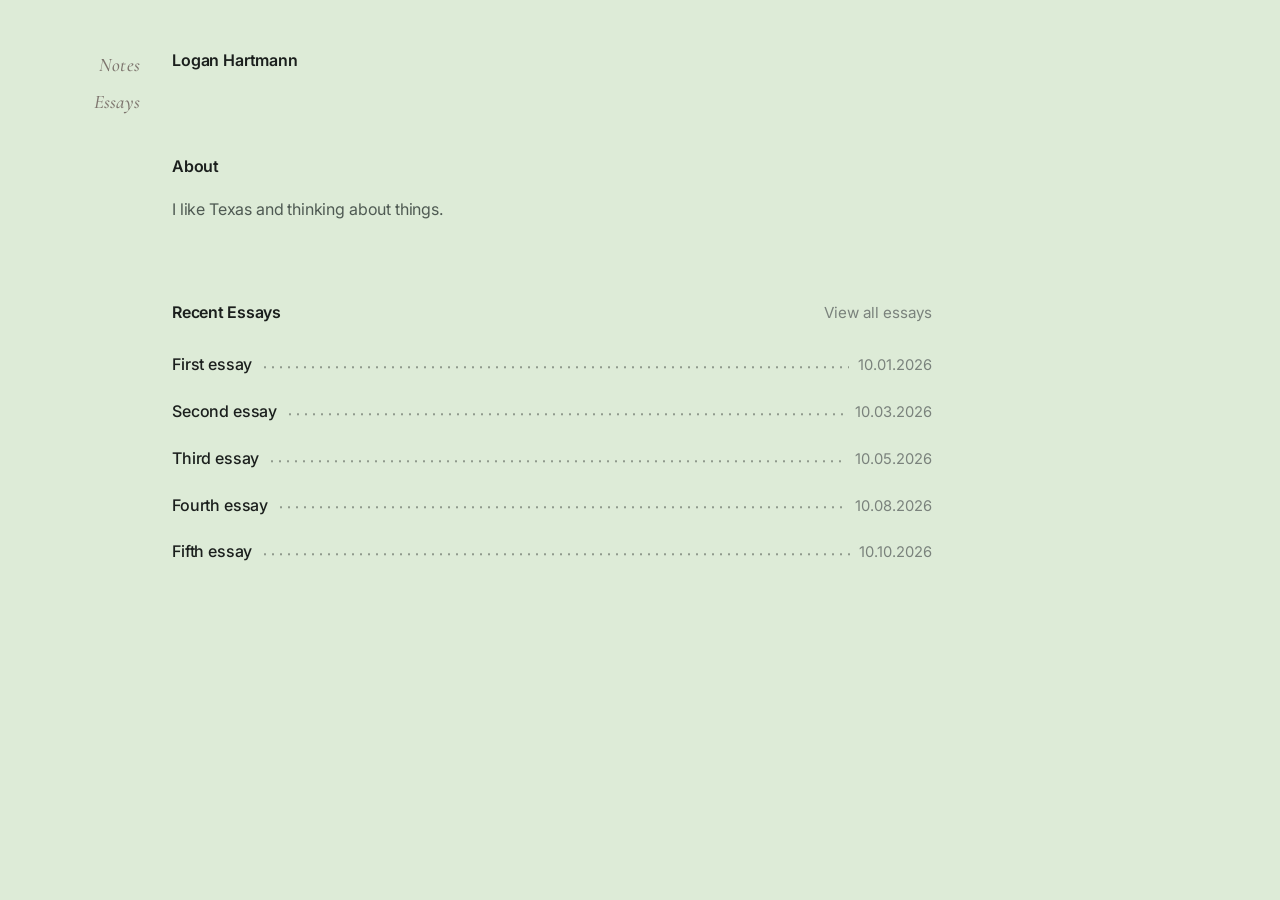
<file: index.html>
<!DOCTYPE html>
<html lang="en">
<head>
  <meta charset="UTF-8" />
  <meta name="viewport" content="width=device-width, initial-scale=1.0"/>
  <title>Logan Hartmann</title>

  <link rel="preconnect" href="https://fonts.googleapis.com">
  <link rel="preconnect" href="https://fonts.gstatic.com" crossorigin>
  <link
    href="https://fonts.googleapis.com/css2?family=Inter:wght@400;500;600&family=Cormorant+Garamond:ital,wght@0,500;1,500;1,600&display=swap"
    rel="stylesheet"
  >

  <link rel="stylesheet" href="styles.css">
</head>
<body>
  <div class="page-shell">
    <aside class="side-nav">
      <a class="side-link" href="notes.html" data-nav="notes">Notes</a>
      <a class="side-link" href="essays.html" data-nav="essays">Essays</a>
    </aside>

    <div class="page">
      <header class="site-header">
        <a class="site-name" href="/">Logan Hartmann</a>
      </header>

      <main>
        <section class="section intro">
          <div class="section-head">
            <h2>About</h2>
          </div>

          <p class="intro-line">I like Texas and thinking about things.</p>
        </section>

        <section class="section">
          <div class="section-head">
            <h2>Recent Essays</h2>
            <a href="essays.html">View all essays</a>
          </div>

          <div class="essay-list" id="recent-essays"></div>
        </section>
      </main>
    </div>
  </div>

  <script src="script.js"></script>
</body>
</html>
</file>
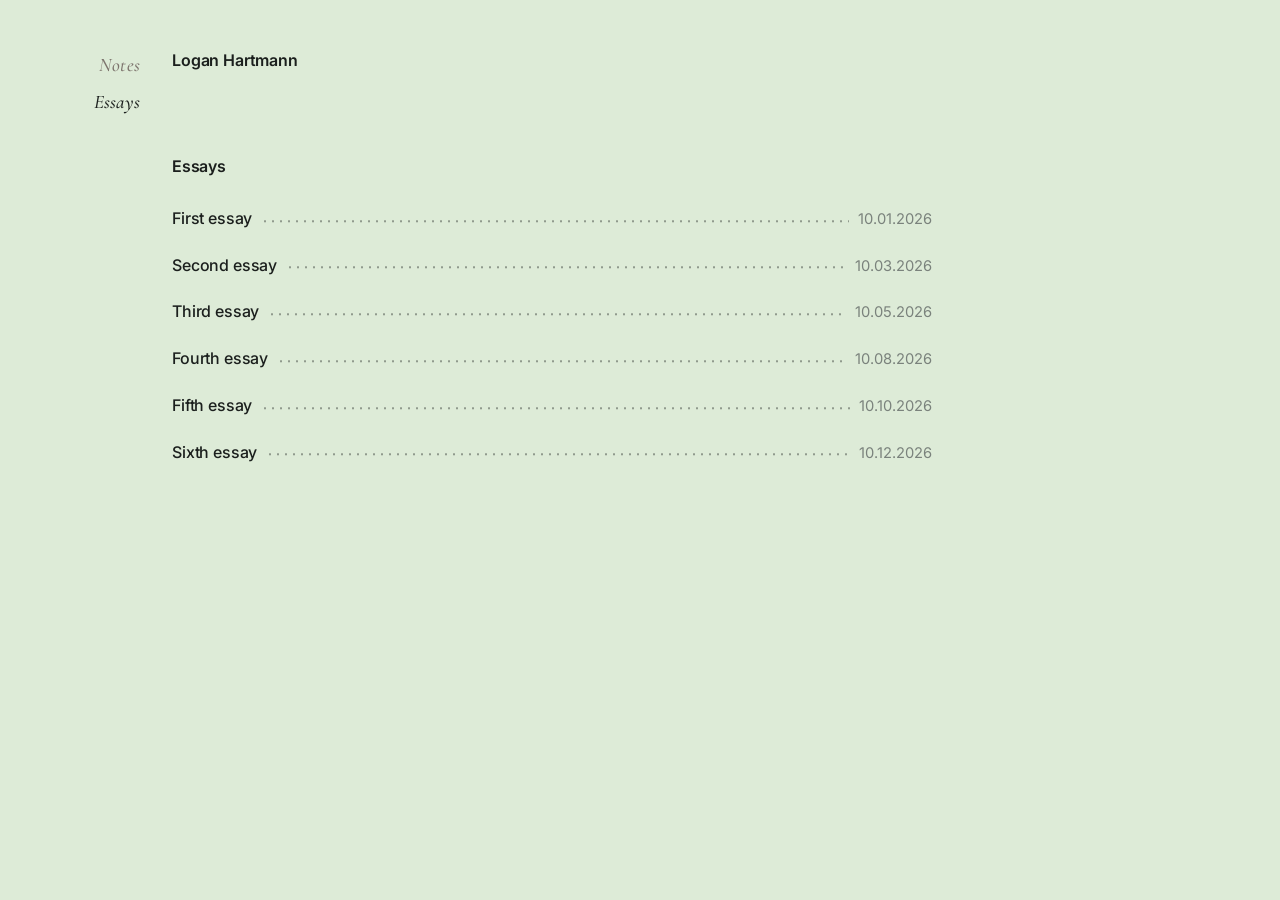
<file: essays.html>
<!DOCTYPE html>
<html lang="en">
<head>
  <meta charset="UTF-8" />
  <meta name="viewport" content="width=device-width, initial-scale=1.0"/>
  <title>Essays — Logan Hartmann</title>

  <link rel="preconnect" href="https://fonts.googleapis.com">
  <link rel="preconnect" href="https://fonts.gstatic.com" crossorigin>
  <link
    href="https://fonts.googleapis.com/css2?family=Inter:wght@400;500;600&family=Cormorant+Garamond:ital,wght@0,500;1,500;1,600&display=swap"
    rel="stylesheet"
  >

  <link rel="stylesheet" href="styles.css">
</head>
<body data-page="essays">
  <div class="page-shell">
    <aside class="side-nav">
      <a class="side-link" href="notes.html" data-nav="notes">Notes</a>
      <a class="side-link" href="essays.html" data-nav="essays">Essays</a>
    </aside>

    <div class="page">
      <header class="site-header">
        <a class="site-name" href="/">Logan Hartmann</a>
      </header>

      <main>
        <section class="section">
          <div class="section-head">
            <h2>Essays</h2>
          </div>

          <div class="essay-list" id="all-essays"></div>
        </section>
      </main>
    </div>
  </div>

  <script src="script.js"></script>
</body>
</html>
</file>
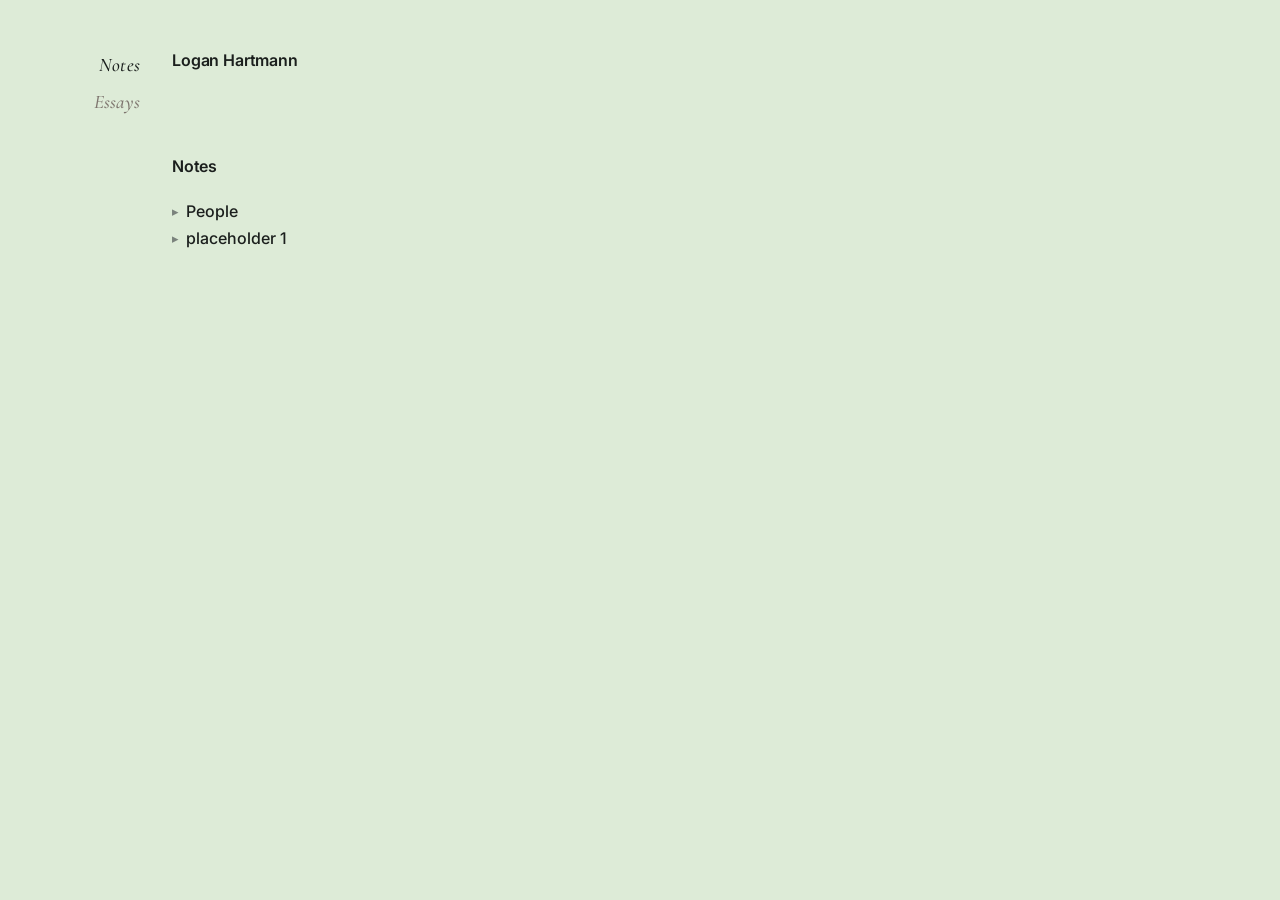
<file: notes.html>
<!DOCTYPE html>
<html lang="en">
<head>
  <meta charset="UTF-8" />
  <meta name="viewport" content="width=device-width, initial-scale=1.0"/>
  <title>Notes — Logan Hartmann</title>

  <link rel="preconnect" href="https://fonts.googleapis.com">
  <link rel="preconnect" href="https://fonts.gstatic.com" crossorigin>
  <link
    href="https://fonts.googleapis.com/css2?family=Inter:wght@400;500;600&family=Cormorant+Garamond:ital,wght@0,500;1,500;1,600&display=swap"
    rel="stylesheet"
  >

  <link rel="stylesheet" href="styles.css">
</head>
<body data-page="notes">
  <div class="page-shell">
    <aside class="side-nav">
      <a class="side-link" href="notes.html" data-nav="notes">Notes</a>
      <a class="side-link" href="essays.html" data-nav="essays">Essays</a>
    </aside>

    <div class="page">
      <header class="site-header">
        <a class="site-name" href="/">Logan Hartmann</a>
      </header>

      <main>
        <section class="section">
          <div class="section-head">
            <h2>Notes</h2>
          </div>

          <div class="notes-layout">
            <div class="notes-tree" id="notes-tree"></div>

            <aside class="note-preview" id="note-preview" aria-live="polite">
              <div class="note-preview-inner">
                <div class="note-preview-date" id="note-preview-date"></div>
                <div class="note-preview-title" id="note-preview-title"></div>
                <div class="note-preview-body" id="note-preview-body"></div>
              </div>
            </aside>
          </div>
        </section>
      </main>
    </div>
  </div>

  <script src="script.js"></script>
  <script src="notes.js"></script>
</body>
</html>
</file>
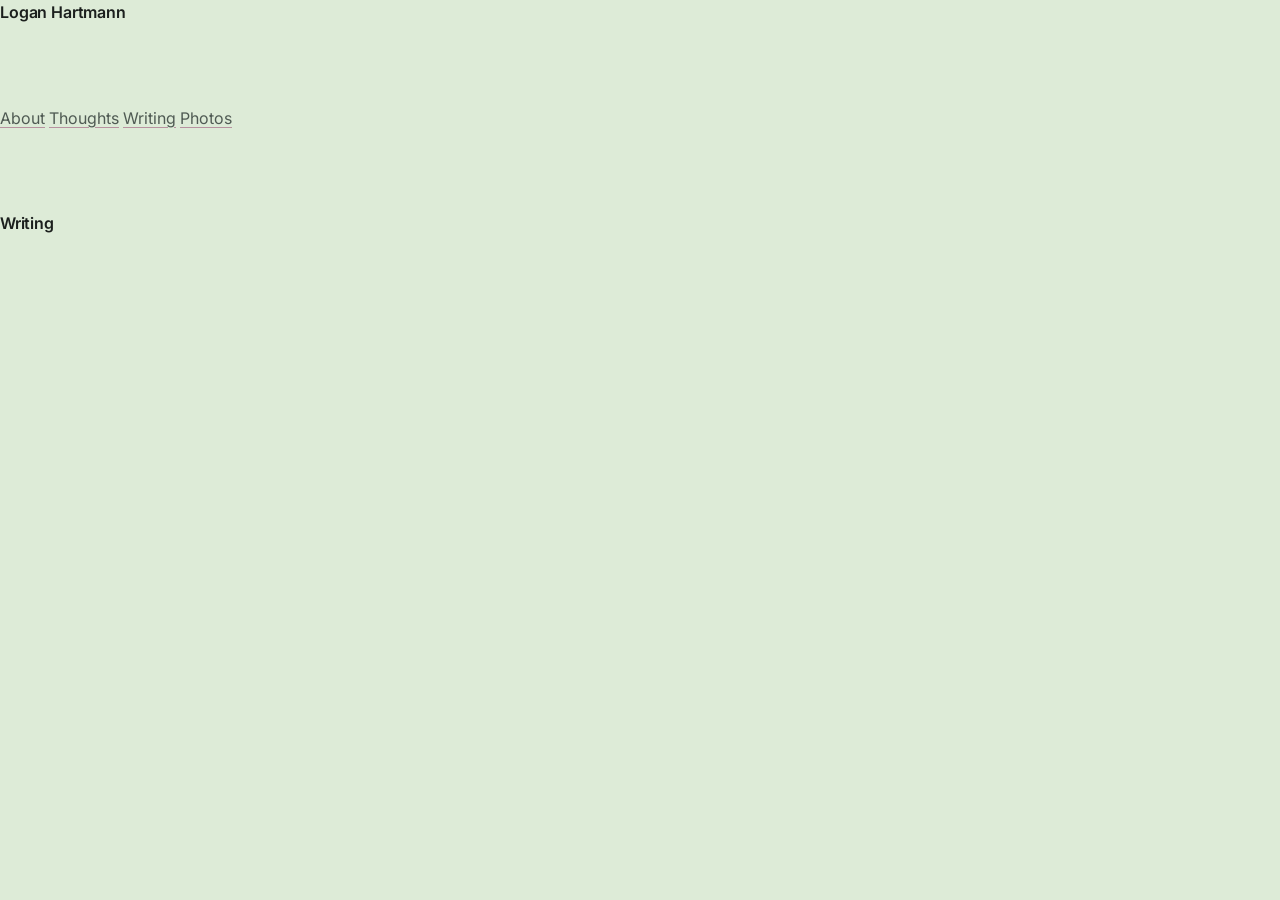
<file: posts.html>
<!DOCTYPE html>
<html lang="en">
<head>
  <meta charset="UTF-8" />
  <meta name="viewport" content="width=device-width, initial-scale=1.0"/>
  <title>Writing — Logan Hartmann</title>

  <link rel="preconnect" href="https://fonts.googleapis.com">
  <link rel="preconnect" href="https://fonts.gstatic.com" crossorigin>
  <link
    href="https://fonts.googleapis.com/css2?family=Inter:wght@400;500;600&family=Cormorant+Garamond:ital,wght@0,500;1,500;1,600&display=swap"
    rel="stylesheet"
  >

  <link rel="stylesheet" href="styles.css">
</head>
<body data-page="writing">
  <div class="page">
    <header class="site-header">
      <a class="site-name" href="/">Logan Hartmann</a>
    </header>

    <nav class="site-nav" aria-label="Main navigation">
      <a href="index.html" data-nav="about">About</a>
      <a href="thoughts.html" data-nav="thoughts">Thoughts</a>
      <a href="posts.html" data-nav="writing">Writing</a>
      <a href="photos.html" data-nav="photos">Photos</a>
    </nav>

    <main>
      <section class="section">
        <div class="section-head">
          <h2>Writing</h2>
        </div>

        <div class="thought-list" id="all-posts"></div>
      </section>
    </main>
  </div>

  <script src="script.js"></script>
</body>
</html>
</file>
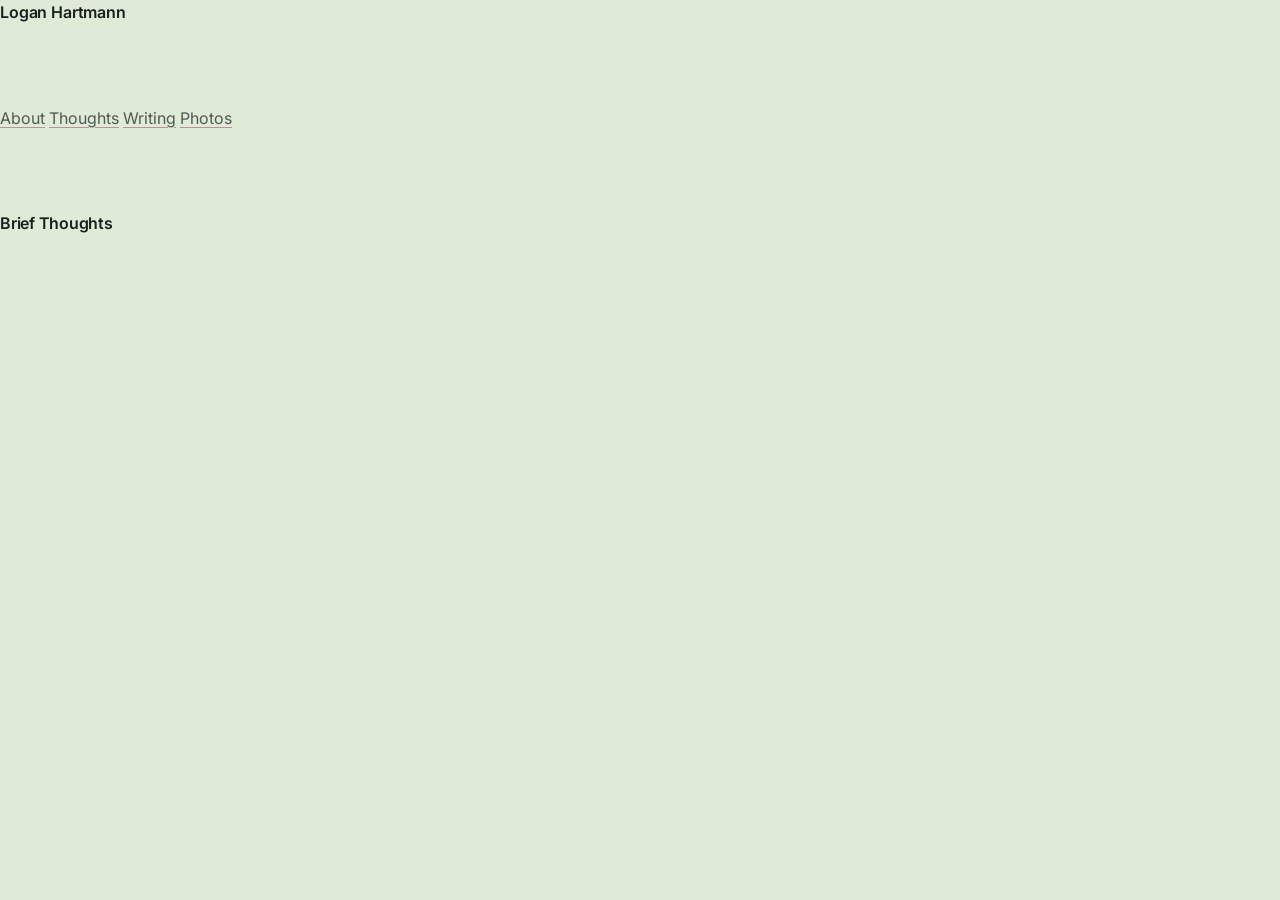
<file: thoughts.html>
<!DOCTYPE html>
<html lang="en">
<head>
  <meta charset="UTF-8" />
  <meta name="viewport" content="width=device-width, initial-scale=1.0"/>
  <title>Thoughts — Logan Hartmann</title>

  <link rel="preconnect" href="https://fonts.googleapis.com">
  <link rel="preconnect" href="https://fonts.gstatic.com" crossorigin>
  <link
    href="https://fonts.googleapis.com/css2?family=Inter:wght@400;500;600&family=Cormorant+Garamond:ital,wght@0,500;1,500;1,600&display=swap"
    rel="stylesheet"
  >

  <link rel="stylesheet" href="styles.css">
</head>
<body data-page="thoughts">
  <div class="page">
    <header class="site-header">
      <a class="site-name" href="/">Logan Hartmann</a>
    </header>

    <nav class="site-nav" aria-label="Main navigation">
      <a href="index.html" data-nav="about">About</a>
      <a href="thoughts.html" data-nav="thoughts">Thoughts</a>
      <a href="posts.html" data-nav="writing">Writing</a>
      <a href="photos.html" data-nav="photos">Photos</a>
    </nav>

    <main>
      <section class="section">
        <div class="section-head">
          <h2>Brief Thoughts</h2>
        </div>

        <div class="thought-tree" id="thought-tree"></div>
      </section>
    </main>
  </div>

  <script src="script.js"></script>
</body>
</html>
</file>
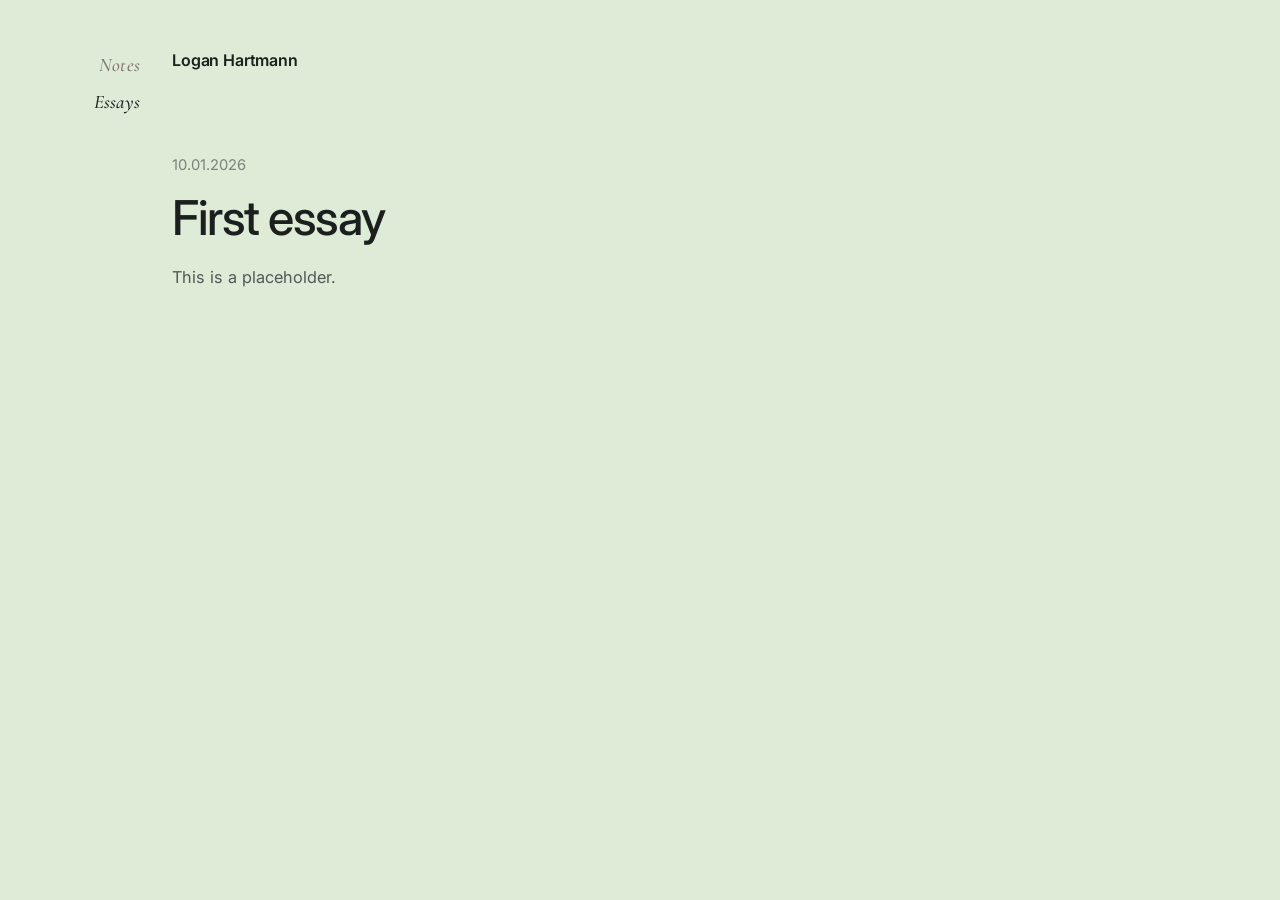
<file: essays/first-essay.html>
<!DOCTYPE html>
<html lang="en">
<head>
  <meta charset="UTF-8" />
  <meta name="viewport" content="width=device-width, initial-scale=1.0"/>
  <title>First essay — Logan Hartmann</title>

  <link rel="preconnect" href="https://fonts.googleapis.com">
  <link rel="preconnect" href="https://fonts.gstatic.com" crossorigin>
  <link
    href="https://fonts.googleapis.com/css2?family=Inter:wght@400;500;600&family=Cormorant+Garamond:ital,wght@0,500;1,500;1,600&display=swap"
    rel="stylesheet"
  >

  <link rel="stylesheet" href="../styles.css">
</head>
<body>
  <div class="page-shell">
    <aside class="side-nav">
      <a class="side-link" href="../notes.html">Notes</a>
      <a class="side-link active" href="../essays.html">Essays</a>
    </aside>

    <div class="page">
      <header class="site-header">
        <a class="site-name" href="../index.html">Logan Hartmann</a>
      </header>

      <main>
        <article class="post-page">
          <p class="essay-meta">10.01.2026</p>
          <h1 class="post-title">First essay</h1>

          <div class="post-body">
            <p>This is a placeholder.</p>
          </div>
        </article>
      </main>
    </div>
  </div>
</body>
</html>
</file>
<file: styles.css>
:root {
  --bg: #ddebd7;
  --heading: #1b1f1d;
  --body: #4f5a53;
  --muted: #7a827c;
  --nav: #7d746d;
  --nav-active: #1b1f1d;
  --accent: #a0587c;
  --font: "Inter", sans-serif;
  --font-nav: "Cormorant Garamond", serif;
}

* {
  box-sizing: border-box;
}

html {
  scroll-behavior: smooth;
}

html,
body {
  min-height: 100%;
  overscroll-behavior-y: auto;
}

body {
  margin: 0;
  background: var(--bg);
  color: var(--body);
  font-family: var(--font);
  line-height: 1.6;
  -webkit-font-smoothing: antialiased;
}

a {
  color: inherit;
  text-decoration-color: color-mix(in srgb, var(--accent) 60%, transparent);
  text-underline-offset: 3px;
  text-decoration-thickness: 1px;
}

.page-shell {
  width: min(1180px, calc(100% - 2rem));
  min-height: 100vh;
  margin: 0 auto;
  padding: 3rem 0 5rem;
  display: grid;
  grid-template-columns: 90px minmax(0, 760px);
  column-gap: 2rem;
  align-items: start;
}

.side-nav {
  position: sticky;
  top: 3rem;
  display: flex;
  flex-direction: column;
  gap: 0.35rem;
  align-items: flex-end;
  padding-top: 0.15rem;
}

.side-link {
  text-decoration: none;
  color: var(--nav);
  font-family: var(--font-nav);
  font-size: 1.2rem;
  font-style: italic;
  font-weight: 500;
  letter-spacing: 0.01em;
  transition: color 0.25s ease;
}

.side-link:hover {
  color: var(--heading);
}

.side-link.active {
  color: var(--nav-active);
}

.page {
  width: 100%;
}

.site-header {
  margin-bottom: 5rem;
}

.site-name {
  display: inline-block;
  text-decoration: none;
  color: var(--heading);
  font-size: 1rem;
  font-weight: 600;
  letter-spacing: -0.01em;
}

.intro {
  margin-bottom: 5rem;
  max-width: 38rem;
}

.intro-line {
  margin: 0;
  color: var(--body);
  font-size: 1rem;
  font-weight: 400;
  letter-spacing: -0.01em;
  line-height: 1.4;
}

.section {
  margin-top: 5rem;
}

.section-head {
  margin-bottom: 1.15rem;
  display: flex;
  justify-content: space-between;
  align-items: baseline;
  gap: 1rem;
}

.section-head h2 {
  margin: 0;
  color: var(--heading);
  font-size: 1rem;
  font-weight: 600;
  letter-spacing: -0.015em;
}

.section-head a {
  color: var(--muted);
  font-size: 0.95rem;
  text-decoration: none;
}

.essay-list {
  display: grid;
  gap: 0.15rem;
}

.essay-item {
  display: block;
  padding: 0.65rem 0;
  text-decoration: none;
}

.essay-row {
  display: grid;
  grid-template-columns: auto 1fr auto;
  align-items: baseline;
  gap: 0.55rem;
}

.essay-title {
  color: var(--heading);
  font-size: 1rem;
  font-weight: 500;
  letter-spacing: -0.01em;
  line-height: 1.3;
  transition: color 0.34s cubic-bezier(.22, .61, .36, 1);
}

.essay-dots {
  position: relative;
  height: 0.7em;
  align-self: center;
  transform: translateY(0.08em);
}

.essay-dots::before,
.essay-dots::after {
  content: "";
  position: absolute;
  inset: 0;
  background-size: 8px 8px;
  background-position: left center;
  background-repeat: repeat-x;
}

.essay-dots::before {
  background-image: radial-gradient(circle, rgba(27, 31, 29, 0.4) 1.15px, transparent 1.25px);
}

.essay-dots::after {
  background-image: radial-gradient(circle, rgba(0, 0, 0, 1) 1.15px, transparent 1.25px);
  opacity: 0;
  transition: opacity 0.34s cubic-bezier(.22, .61, .36, 1);
}

.essay-meta {
  color: var(--muted);
  font-size: 0.92rem;
  font-weight: 400;
  white-space: nowrap;
  transition: color 0.34s cubic-bezier(.22, .61, .36, 1);
}

.essay-item:hover .essay-title,
.essay-item:hover .essay-meta {
  color: #111311;
}

.essay-item:hover .essay-dots::after {
  opacity: 1;
}

.notes-layout {
  display: grid;
  grid-template-columns: minmax(0, 1fr) 320px;
  gap: 2.5rem;
  align-items: start;
}

.notes-tree {
  display: grid;
  gap: 0.55rem;
}

.notes-branch {
  margin: 0;
}

.notes-toggle {
  appearance: none;
  border: 0;
  background: transparent;
  padding: 0;
  cursor: pointer;
  color: var(--heading);
  font: inherit;
  font-weight: 500;
  display: inline-flex;
  align-items: center;
  gap: 0.45rem;
}

.notes-toggle::before {
  content: "▸";
  color: var(--muted);
  font-size: 0.8rem;
  transition:
    transform 0.42s cubic-bezier(.22, .61, .36, 1),
    color 0.22s ease;
}

.notes-branch.is-open > .notes-toggle::before {
  transform: rotate(90deg);
}

.notes-label {
  color: var(--heading);
  font-weight: 500;
  transition: color 0.22s ease;
}

.notes-toggle:hover .notes-label,
.notes-toggle:hover::before {
  color: #111311;
}

.notes-panel {
  overflow: hidden;
  height: 0;
  margin-top: 0;
  margin-left: 0.35rem;
  padding-left: 1rem;
  border-left: 1px solid rgba(27, 31, 29, 0.12);
  transition:
    height 0.42s cubic-bezier(.22, .61, .36, 1),
    margin-top 0.42s cubic-bezier(.22, .61, .36, 1);
}

.notes-branch.is-open > .notes-panel {
  margin-top: 0.5rem;
}

.notes-panel-inner {
  padding: 0;
}

.notes-leaf {
  display: block;
  text-decoration: none;
  color: var(--body);
  padding: 0.15rem 0;
  transition: color 0.22s ease;
  cursor: default;
}

.notes-leaf:hover {
  color: #111311;
}

.note-preview {
  position: sticky;
  top: 3rem;
  min-height: 120px;
  opacity: 0;
  transform: translateY(4px);
  pointer-events: none;
  transition:
    opacity 0.28s cubic-bezier(.22, .61, .36, 1),
    transform 0.28s cubic-bezier(.22, .61, .36, 1);
}

.note-preview.visible {
  opacity: 1;
  transform: translateY(0);
  pointer-events: auto;
}

.note-preview-inner {
  padding-top: 0.15rem;
}

.note-preview-date {
  color: var(--muted);
  font-size: 0.84rem;
  margin-bottom: 0.45rem;
}

.note-preview-title {
  color: var(--heading);
  font-size: 0.98rem;
  font-weight: 500;
  margin-bottom: 0.45rem;
}

.note-preview-body {
  color: var(--body);
  font-size: 0.96rem;
  line-height: 1.5;
}

.post-page {
  max-width: 38rem;
}

.post-title {
  margin: 0.4rem 0 1.25rem;
  color: var(--heading);
  font-size: clamp(2rem, 5vw, 3rem);
  line-height: 1.08;
  letter-spacing: -0.03em;
  font-weight: 500;
}

.post-body {
  color: var(--body);
  font-size: 1.02rem;
}

.post-body p {
  margin: 1.2rem 0;
}

@media (max-width: 980px) {
  .notes-layout {
    grid-template-columns: 1fr;
  }

  .note-preview {
    display: none;
  }
}

@media (max-width: 800px) {
  .page-shell {
    width: min(760px, calc(100% - 1.5rem));
    grid-template-columns: 1fr;
    row-gap: 1.5rem;
    padding-top: 2.5rem;
  }

  .side-nav {
    position: static;
    flex-direction: row;
    gap: 1rem;
    align-items: center;
    padding-top: 0;
  }

  .site-header {
    margin-bottom: 3rem;
  }

  .intro {
    margin-bottom: 4rem;
  }

  .section {
    margin-top: 4rem;
  }

  .section-head {
    flex-direction: column;
    align-items: flex-start;
  }

  .essay-row {
    grid-template-columns: 1fr;
    gap: 0.2rem;
  }

  .essay-dots {
    display: none;
  }
}
</file>
